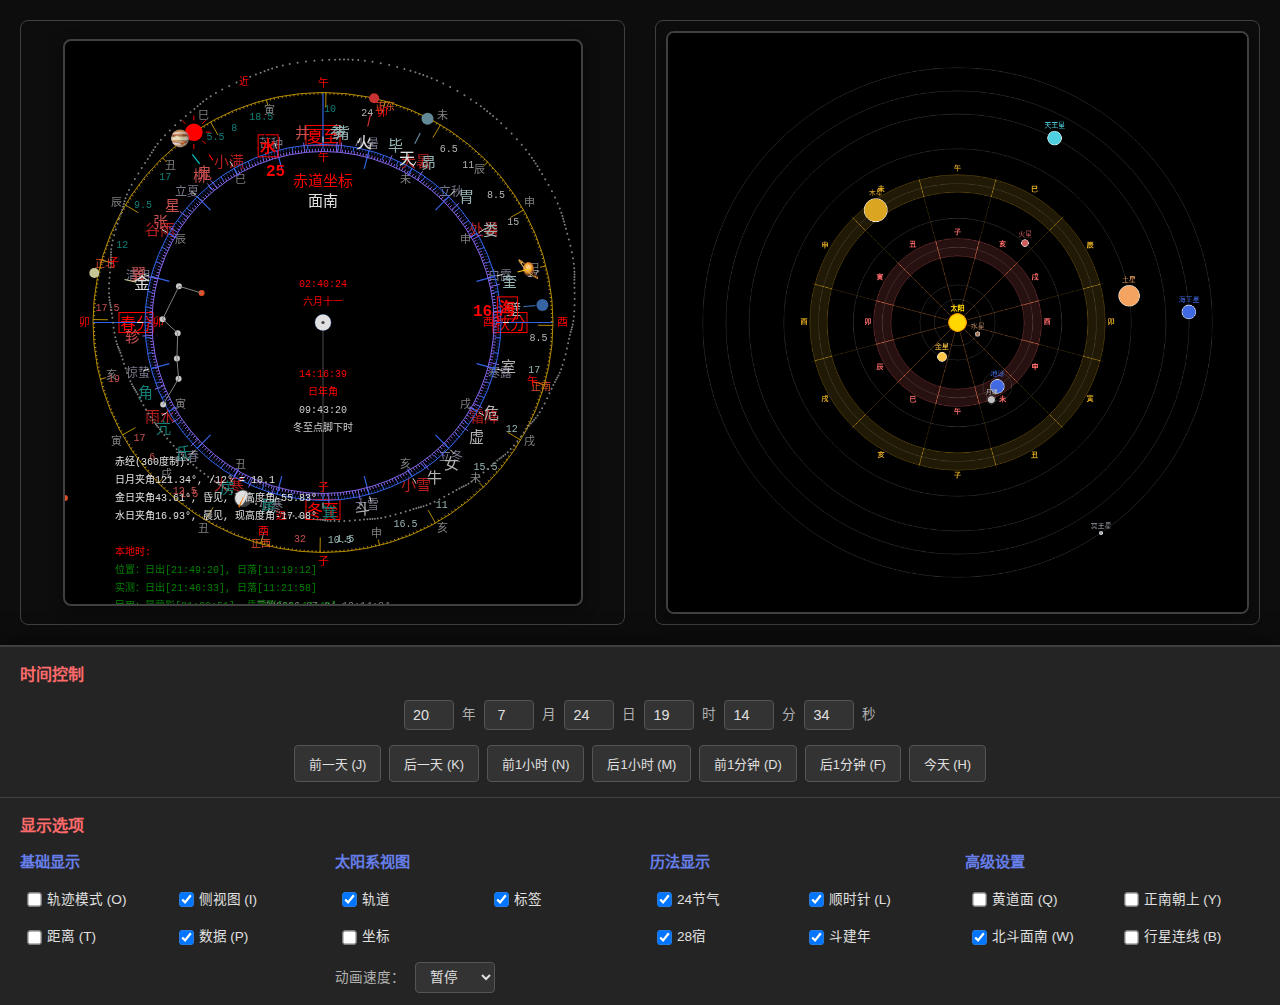
<file: index.html>
<!DOCTYPE html>
<html lang="zh-CN">

<head>
  <meta charset="UTF-8">
  <meta http-equiv="X-UA-Compatible" content="IE=edge">
  <meta name="viewport" content="width=device-width, initial-scale=1.0">
  <title>天体图文 - 中国天文可视化应用</title>
  <script src="js/lib/lunar.js"></script>
  <script src="js/lib/vue3.js"></script>
  <script src="js/lib/astronomy.browser.js?ver=2.4"></script>
  <link rel="stylesheet" href="css/styles.css">
  <style>
    /* 响应式布局样式 */
    * {
      box-sizing: border-box;
      margin: 0;
      padding: 0;
    }

    body {
      font-family: "Microsoft YaHei", "微软雅黑", Arial, sans-serif;
      background-color: #1a1a1a;
      color: #e0e0e0;
      line-height: 1.6;
    }

    .app-container {
      display: flex;
      flex-direction: column;
      min-height: 100vh;
      background-color: #1a1a1a;
    }

    /* 主要内容区域 */
    .main-content {
      flex: 1;
      display: flex;
      flex-direction: column;
    }

    /* 双画布容器样式 */
    .dual-canvas-container {
      display: flex;
      flex: 1;
      gap: 20px;
      padding: 10px;
      background-color: #0d0d0d;
      min-height: 60vh;
    }

    .canvas-section {
      flex: 1;
      display: flex;
      justify-content: center;
      align-items: center;
      background-color: #0d0d0d;
      border-radius: 8px;
      border: 1px solid #404040;
      padding: 10px;
    }

    #my, #solar-system-canvas {
      border: 2px solid #404040;
      border-radius: 8px;
      box-shadow: 0 4px 15px rgba(0,0,0,0.4);
      background-color: #000;
      max-width: 100%;
      max-height: 100%;
      width: auto;
      height: auto;
    }

    /* 表单控件样式 */
    .checkbox-group {
      display: grid;
      gap: 8px;
    }

    .checkbox-item {
      display: flex;
      align-items: center;
      padding: 6px 0;
      transition: background-color 0.2s;
      border-radius: 4px;
    }

    .checkbox-item:hover {
      background-color: #333333;
    }

    .checkbox-item input[type="checkbox"] {
      margin-right: 8px;
      transform: scale(1.1);
    }

    .checkbox-item label {
      cursor: pointer;
      font-size: 0.9rem;
      line-height: 1.4;
      color: #e0e0e0;
    }

    /* 按钮样式 */
    .button-group {
      display: flex;
      gap: 8px;
      margin-top: 15px;
      flex-wrap: wrap;
    }

    .btn {
      padding: 8px 16px;
      border: none;
      border-radius: 4px;
      cursor: pointer;
      font-size: 0.9rem;
      transition: all 0.2s;
      flex: 1;
      min-width: 80px;
    }

    .btn-primary {
      background-color: #007bff;
      color: white;
    }

    .btn-primary:hover {
      background-color: #0056b3;
    }

    .btn-secondary {
      background-color: #6c757d;
      color: white;
    }

    .btn-secondary:hover {
      background-color: #545b62;
    }

    /* 输入框样式 */
    .form-group {
      margin-bottom: 15px;
    }

    .form-group label {
      display: block;
      margin-bottom: 5px;
      font-weight: 500;
      color: #b0b0b0;
    }

    .form-group input, .form-group select {
      width: 100%;
      padding: 8px 12px;
      border: 1px solid #555555;
      border-radius: 4px;
      font-size: 0.9rem;
      background-color: #333333;
      color: #e0e0e0;
    }

    .form-group input:focus, .form-group select:focus {
      outline: none;
      border-color: #667eea;
      box-shadow: 0 0 0 2px rgba(102, 126, 234, 0.25);
    }

    /* 位置输入组 */
    .location-inputs {
      display: grid;
      grid-template-columns: 1fr 1fr;
      gap: 10px;
    }

    /* 时间输入组 */
    .time-inputs {
      display: flex;
      align-items: center;
      gap: 8px;
      flex-wrap: wrap;
    }

    .time-inputs input {
      width: 60px;
      padding: 6px 8px;
      border: 1px solid #555555;
      border-radius: 4px;
      text-align: center;
      background-color: #333333;
      color: #e0e0e0;
    }

    .time-span-input {
      display: flex;
      align-items: center;
      gap: 8px;
    }

    /* 快捷键说明 */
    .keyboard-shortcuts {
      background-color: #2d2d2d;
      border-radius: 4px;
      padding: 15px;
    }

    .keyboard-shortcuts h4 {
      color: #ff6b6b;
      margin-bottom: 10px;
      font-size: 1rem;
    }

    .keyboard-shortcuts ol {
      padding-left: 20px;
    }

    .keyboard-shortcuts li {
      margin-bottom: 8px;
      font-size: 0.85rem;
      line-height: 1.4;
      color: #e0e0e0;
    }

    /* 底部控制面板样式 */
    .bottom-nav {
      background-color: #242424;
      border-top: 2px solid #404040;
      box-shadow: 0 -4px 20px rgba(0,0,0,0.5);
      overflow-y: auto;
      max-height: 40vh;
    }

    .bottom-nav .control-section {
      padding: 15px 20px;
      border-bottom: 1px solid #404040;
    }

    .bottom-nav .control-section:last-child {
      border-bottom: none;
    }

    .bottom-nav .control-section h3 {
      color: #ff6b6b;
      margin-bottom: 12px;
      font-size: 1rem;
      font-weight: 600;
    }

    /* 时间控制组 */
    .time-control-group {
      display: flex;
      flex-direction: column;
      gap: 15px;
    }

    .time-control-group .time-inputs {
      display: flex;
      align-items: center;
      gap: 8px;
      flex-wrap: wrap;
      justify-content: center;
    }

    .time-control-group .time-inputs input {
      width: 50px;
      padding: 6px 8px;
      border: 1px solid #555555;
      border-radius: 4px;
      text-align: center;
      background-color: #333333;
      color: #e0e0e0;
      font-size: 0.9rem;
    }

    .time-control-group .time-inputs span {
      color: #b0b0b0;
      font-size: 0.85rem;
    }

    /* 控制选项网格 */
    .control-options-grid {
      display: grid;
      grid-template-columns: repeat(auto-fit, minmax(280px, 1fr));
      gap: 20px;
    }

    .control-group h4 {
      color: #667eea;
      margin-bottom: 10px;
      font-size: 0.95rem;
      font-weight: 600;
    }

    .checkbox-row {
      display: grid;
      grid-template-columns: repeat(2, 1fr);
      gap: 8px;
    }

    .checkbox-row label {
      display: flex;
      align-items: center;
      gap: 6px;
      color: #e0e0e0;
      font-size: 0.85rem;
      cursor: pointer;
      transition: background-color 0.2s;
      padding: 4px 8px;
      border-radius: 3px;
    }

    .checkbox-row label:hover {
      background-color: #333333;
    }

    .checkbox-row input[type="checkbox"] {
      transform: scale(1.1);
    }

    /* 动画控制 */
    .animation-control {
      margin-top: 10px;
      display: flex;
      align-items: center;
      gap: 10px;
    }

    .animation-control label {
      color: #b0b0b0;
      font-size: 0.85rem;
      white-space: nowrap;
    }

    .animation-control select {
      padding: 6px 10px;
      border: 1px solid #555555;
      border-radius: 4px;
      background-color: #333333;
      color: #e0e0e0;
      font-size: 0.85rem;
    }

    /* 位置控制 */
    .location-controls {
      display: flex;
      flex-direction: column;
      gap: 15px;
    }

    .location-controls .location-inputs {
      display: flex;
      gap: 15px;
      justify-content: center;
      align-items: flex-end;
      flex-wrap: wrap;
    }

    .location-controls .form-group {
      display: flex;
      flex-direction: column;
      gap: 5px;
    }

    .location-controls .form-group label {
      color: #b0b0b0;
      font-size: 0.85rem;
      font-weight: 500;
    }

    .location-controls .form-group input {
      padding: 6px 10px;
      border: 1px solid #555555;
      border-radius: 4px;
      background-color: #333333;
      color: #e0e0e0;
      font-size: 0.9rem;
      min-width: 80px;
    }

    .location-controls .button-group {
      display: flex;
      gap: 10px;
      justify-content: center;
    }

    /* 按钮样式 */
    .nav-buttons {
      display: flex;
      gap: 8px;
      flex-wrap: wrap;
      justify-content: center;
    }

    .nav-btn {
      padding: 8px 14px;
      border: 1px solid #555555;
      background-color: #333333;
      color: #e0e0e0;
      border-radius: 4px;
      cursor: pointer;
      font-size: 0.8rem;
      transition: all 0.2s;
      min-width: 70px;
      white-space: nowrap;
    }

    .nav-btn:hover {
      background-color: #667eea;
      color: white;
      border-color: #667eea;
    }

    .btn {
      padding: 8px 16px;
      border: none;
      border-radius: 4px;
      cursor: pointer;
      font-size: 0.85rem;
      transition: all 0.2s;
      min-width: 80px;
    }

    .btn-primary {
      background-color: #007bff;
      color: white;
    }

    .btn-primary:hover {
      background-color: #0056b3;
    }

    .btn-secondary {
      background-color: #6c757d;
      color: white;
    }

    .btn-secondary:hover {
      background-color: #545b62;
    }

    /* 滚动条样式 */
    .bottom-nav::-webkit-scrollbar {
      width: 6px;
      height: 6px;
    }

    .bottom-nav::-webkit-scrollbar-track {
      background: #2d2d2d;
    }

    .bottom-nav::-webkit-scrollbar-thumb {
      background: #555555;
      border-radius: 3px;
    }

    .bottom-nav::-webkit-scrollbar-thumb:hover {
      background: #6a6a6a;
    }

    /* 折叠面板 */
    .collapsible {
      cursor: pointer;
    }

    .collapsible-content {
      max-height: 0;
      overflow: hidden;
      transition: max-height 0.3s ease-out;
    }

    .collapsible.active .collapsible-content {
      max-height: 1000px;
    }

    .collapsible.active h3::before {
      content: "📂";
    }

    /* 响应式设计 */
    @media (max-width: 768px) {
      .app-container {
        flex-direction: column;
      }

      .main-content {
        flex: 1;
        display: flex;
        flex-direction: column;
      }

      .dual-canvas-container {
        flex-direction: column;
        gap: 10px;
        padding: 5px;
        min-height: 50vh;
      }

      .canvas-section {
        min-height: 200px;
        padding: 5px;
      }

      .control-options-grid {
        grid-template-columns: 1fr;
        gap: 15px;
      }

      .checkbox-row {
        grid-template-columns: 1fr;
        gap: 6px;
      }

      .time-control-group .time-inputs {
        gap: 5px;
      }

      .time-control-group .time-inputs input {
        width: 45px;
        font-size: 0.8rem;
      }

      .nav-buttons {
        gap: 6px;
      }

      .nav-btn {
        padding: 6px 10px;
        font-size: 0.75rem;
        min-width: 60px;
      }

      .location-controls .location-inputs {
        gap: 10px;
      }

      .bottom-nav {
        max-height: 50vh;
      }
    }

    /* 大屏幕优化 */
    @media (min-width: 1200px) {
      .dual-canvas-container {
        padding: 20px;
        gap: 30px;
      }

      .control-options-grid {
        grid-template-columns: repeat(4, 1fr);
      }

      .checkbox-row {
        grid-template-columns: repeat(2, 1fr);
      }
    }

      </style>
</head>

<body>
  <div id="app" class="app-container">
    <!-- 主要内容区域 -->
    <main class="main-content">
      <!-- 双画布容器 -->
      <div class="dual-canvas-container">
        <!-- 左侧：地球中心视图 -->
        <div class="canvas-section">
          <canvas id="my"></canvas>
        </div>

        <!-- 右侧：太阳系视图 -->
        <div class="canvas-section">
          <canvas id="solar-system-canvas"></canvas>
        </div>
      </div>

      <!-- 底部控制面板 -->
      <nav class="bottom-nav">

        <!-- 时间控制 -->
        <div class="control-section">
          <h3>时间控制</h3>
          <div class="time-control-group">
            <div class="time-inputs">
              <input type="number" :value="today.s.year" @input="nowProcess('year', $event.target.value)" placeholder="年" size="4">
              <span>年</span>
              <input type="number" :value="today.s.month" @input="nowProcess('month', $event.target.value)" placeholder="月" size="2">
              <span>月</span>
              <input type="number" :value="today.s.day" @input="nowProcess('day', $event.target.value)" placeholder="日" size="2">
              <span>日</span>
              <input type="number" :value="today.s.hour" @input="nowProcess('hour', $event.target.value)" placeholder="时" size="2">
              <span>时</span>
              <input type="number" :value="today.s.minute" @input="nowProcess('minute', $event.target.value)" placeholder="分" size="2">
              <span>分</span>
              <input type="number" :value="today.s.seconds" @input="nowProcess('seconds', $event.target.value)" placeholder="秒" size="2">
              <span>秒</span>
            </div>
            <div class="nav-buttons">
              <button class="nav-btn" @click="nextday(-1)">前一天 (J)</button>
              <button class="nav-btn" @click="nextday(1)">后一天 (K)</button>
              <button class="nav-btn" @click="nextHour(-1)">前1小时 (N)</button>
              <button class="nav-btn" @click="nextHour(1)">后1小时 (M)</button>
              <button class="nav-btn" @click="nextMinute(-1)">前1分钟 (D)</button>
              <button class="nav-btn" @click="nextMinute(1)">后1分钟 (F)</button>
              <button class="nav-btn" @click="now.value = new Date(); intIdx = makeInterval(); paint();">今天 (H)</button>
            </div>
          </div>
        </div>

        <!-- 显示选项 -->
        <div class="control-section">
          <h3>显示选项</h3>
          <div class="control-options-grid">
            <div class="control-group">
              <h4>基础显示</h4>
              <div class="checkbox-row">
                <label><input type="checkbox" v-model="settings.s.guijiMode"> 轨迹模式 (O)</label>
                <label><input type="checkbox" v-model="settings.s.faceMode"> 侧视图 (I)</label>
                <label><input type="checkbox" v-model="settings.s.showPlanetDistance"> 距离 (T)</label>
                <label><input type="checkbox" v-model="settings.s.showPlanetData"> 数据 (P)</label>
              </div>
            </div>

            <div class="control-group">
              <h4>太阳系视图</h4>
              <div class="checkbox-row">
                <label><input type="checkbox" v-model="solarSystemSettings.showOrbits" @change="updateSolarSystemSettings()"> 轨道</label>
                <label><input type="checkbox" v-model="solarSystemSettings.showLabels" @change="updateSolarSystemSettings()"> 标签</label>
                <label><input type="checkbox" v-model="solarSystemSettings.showCoords" @change="updateSolarSystemSettings()"> 坐标</label>
              </div>
              <div class="animation-control">
                <label>动画速度：</label>
                <select v-model="solarSystemSettings.animationSpeed" @change="updateSolarSystemSettings()">
                  <option value="0">暂停</option>
                  <option value="1">1x</option>
                  <option value="10">10x</option>
                  <option value="100">100x</option>
                  <option value="1000">1000x</option>
                </select>
              </div>
            </div>

            <div class="control-group">
              <h4>历法显示</h4>
              <div class="checkbox-row">
                <label><input type="checkbox" v-model="settings.s.show24Jieqi"> 24节气</label>
                <label><input type="checkbox" v-model="settings.s.show24JieqiClockwise"> 顺时针 (L)</label>
                <label><input type="checkbox" v-model="settings.s.show28Xiu"> 28宿</label>
                <label><input type="checkbox" v-model="settings.s.showDouJian"> 斗建年</label>
              </div>
            </div>

            <div class="control-group">
              <h4>高级设置</h4>
              <div class="checkbox-row">
                <label><input type="checkbox" v-model="settings.s.useEcliptic"> 黄道面 (Q)</label>
                <label><input type="checkbox" v-model="settings.s.southUp"> 正南朝上 (Y)</label>
                <label><input type="checkbox" v-model="settings.s.BeiDouFaceSouth"> 北斗面南 (W)</label>
                <label><input type="checkbox" v-model="settings.s.showLine"> 行星连线 (B)</label>
              </div>
            </div>
          </div>
        </div>

        <!-- 观测位置 -->
        <div class="control-section">
          <h3>观测位置</h3>
          <div class="location-controls">
            <div class="location-inputs">
              <div class="form-group">
                <label>经度</label>
                <input type="number" v-model.number="position.s.longitude" step="0.0001" size="8">
              </div>
              <div class="form-group">
                <label>纬度</label>
                <input type="number" v-model.number="position.s.latitude" step="0.0001" size="8">
              </div>
              <div class="form-group">
                <label>海拔(m)</label>
                <input type="number" v-model.number="position.s.altitude" size="6">
              </div>
            </div>
            <div class="button-group">
              <button class="btn btn-primary" @click="savePosition()">保存位置</button>
              <button class="btn btn-secondary" @click="resetCanvas();paint()">刷新显示</button>
            </div>
          </div>
        </div>
      </nav>
    </main>
  </div>
  <script src="js/config.js"></script>
  <script src="js/solar-system.js"></script>
  <script src="js/earthObserver.js"></script>
</body>

</html>
</file>
<file: css/styles.css>
/* 天体图文应用样式 */
table {
  border-collapse: collapse;
  border: 1px solid gray;
}

td,
th {
  border: 1px solid gray;
  text-align: center;
  padding-left: 8px;
  padding-right: 8px;
}

#my {
  border: 1px solid black;
}
</file>
